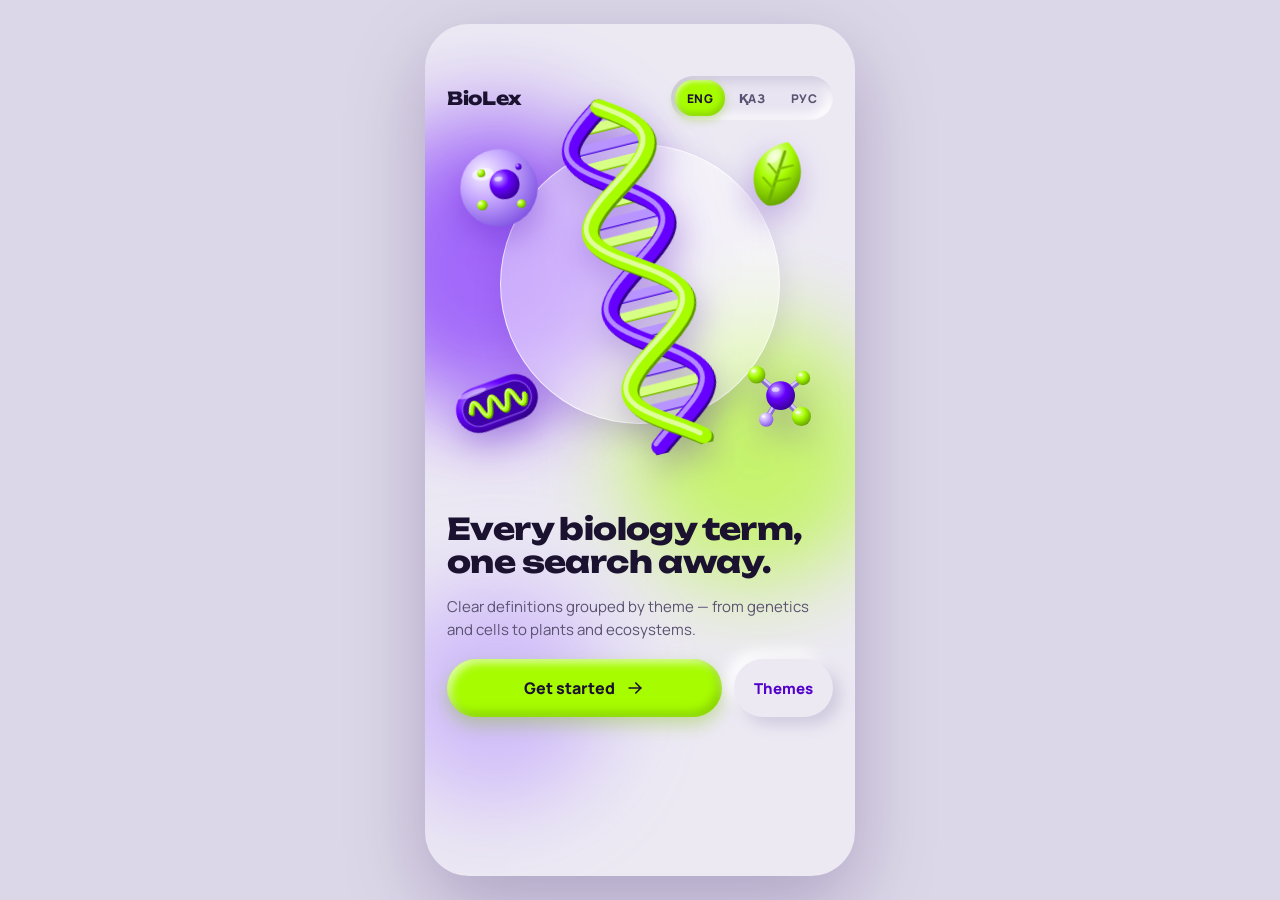
<file: docs/index.html>
<!doctype html>
<html lang="en">
<head>
  <meta charset="utf-8">
  <meta name="viewport" content="width=device-width, initial-scale=1, viewport-fit=cover">
  <meta name="theme-color" content="#ECE9F3">
  <meta name="description" content="BioLex — biology dictionary in English, Kazakh and Russian">
  <title>BioLex — Biology Dictionary</title>
  <link rel="icon" href="img/logo.svg" type="image/svg+xml">
  <link rel="manifest" href="manifest.webmanifest">
  <link rel="preconnect" href="https://fonts.googleapis.com">
  <link rel="preconnect" href="https://fonts.gstatic.com" crossorigin>
  <link href="https://fonts.googleapis.com/css2?family=Unbounded:wght@500;700;800&family=Manrope:wght@400;500;600;700;800&display=swap" rel="stylesheet">
  <link rel="stylesheet" href="css/styles.css">
</head>
<body>
  <div class="phone">
    <div id="view"></div>
    <div id="toast" class="toast" role="status" aria-live="polite"></div>
  </div>
  <noscript>BioLex needs JavaScript.</noscript>
  <script>window.BIOLEX_STATIC = true;</script>
  <script type="module" src="js/app.js"></script>
</body>
</html>
</file>
<file: docs/css/styles.css>
:root {
  --lime: #A7FC00;
  --violet: #6600FF;
  --violet-text: #5200CC;
  --ink: #1B1230;
  --muted: #5A5270;
  --ground: #ECE9F3;
  --ground-in: #E8E4F1;
  --shadow-dark: #CEC8DC;
  --shadow-light: #FFFFFF;
  --display: 'Unbounded', system-ui, sans-serif;
  --body: 'Manrope', system-ui, sans-serif;
}

* { box-sizing: border-box; }
html, body { margin: 0; height: 100%; }
body {
  background: #DCD7E8;
  color: var(--ink);
  font-family: var(--body);
  -webkit-font-smoothing: antialiased;
}
a { color: inherit; text-decoration: none; }
button { font: inherit; color: inherit; }
img { display: block; }

/* phone frame on desktop, full screen on phones */
.phone {
  position: relative;
  width: 100%;
  max-width: 430px;
  height: 100dvh;
  margin: 0 auto;
  overflow: hidden;
  background: var(--ground);
}
@media (min-width: 600px) {
  body { display: grid; place-items: center; min-height: 100vh; padding: 24px 0; }
  .phone { height: min(880px, calc(100vh - 48px)); border-radius: 44px; box-shadow: 0 30px 80px rgba(40, 10, 90, 0.25); }
}

.orb { position: absolute; border-radius: 50%; filter: blur(46px); opacity: 0.55; pointer-events: none; }
.screen {
  position: absolute; inset: 0;
  overflow-y: auto; overflow-x: hidden;
  padding: 52px 22px 120px;
  display: flex; flex-direction: column; gap: 18px;
  scrollbar-width: none;
}
.screen::-webkit-scrollbar { display: none; }
.screen > * { flex-shrink: 0; }
.screen.no-tabs { padding-bottom: 40px; }

/* surfaces */
.glass {
  background: rgba(255, 255, 255, 0.46);
  border: 1px solid rgba(255, 255, 255, 0.75);
  backdrop-filter: blur(18px);
  -webkit-backdrop-filter: blur(18px);
  box-shadow: 0 10px 30px rgba(60, 20, 130, 0.12);
}
.neu { background: var(--ground); box-shadow: 7px 7px 16px var(--shadow-dark), -7px -7px 16px var(--shadow-light); }
.neu-in { background: var(--ground-in); box-shadow: inset 5px 5px 11px #CFC9DD, inset -5px -5px 11px #FFFFFF; }
.clay-lime {
  background: var(--lime); color: var(--ink);
  box-shadow: inset -4px -5px 10px rgba(80, 140, 0, 0.35), inset 4px 4px 8px rgba(255, 255, 255, 0.65), 0 8px 18px rgba(120, 190, 0, 0.35);
}
.clay-violet {
  background: var(--violet); color: #fff;
  box-shadow: inset -3px -4px 8px rgba(30, 0, 90, 0.45), inset 3px 3px 6px rgba(255, 255, 255, 0.35), 0 6px 14px rgba(102, 0, 255, 0.3);
}
.clay-img { filter: drop-shadow(0 14px 16px rgba(70, 0, 180, 0.28)); }

/* type */
.display { font-family: var(--display); letter-spacing: -0.02em; margin: 0; }
h1.display { font-size: 26px; font-weight: 700; line-height: 1.15; }
.label { font-size: 12px; font-weight: 800; letter-spacing: 0.08em; text-transform: uppercase; color: var(--violet-text); }
.muted { color: var(--muted); }

/* controls */
.row { display: flex; align-items: center; gap: 10px; }
.between { justify-content: space-between; }
.icon-btn {
  flex-shrink: 0; width: 44px; height: 44px; border-radius: 50%; border: 0; cursor: pointer;
  display: flex; align-items: center; justify-content: center;
}
.icon-btn.saved { color: var(--violet); }
.lang-switch { display: flex; gap: 2px; padding: 4px; border-radius: 22px; }
.lang-switch button {
  height: 36px; min-width: 50px; padding: 0 10px; border: 0; border-radius: 18px; cursor: pointer;
  background: transparent; color: var(--muted); font-size: 12px; font-weight: 800; letter-spacing: 0.04em;
}
.lang-switch button[aria-pressed="true"] {
  background: var(--lime); color: var(--ink);
  box-shadow: inset -2px -3px 6px rgba(80, 140, 0, 0.35), inset 2px 2px 4px rgba(255, 255, 255, 0.6), 0 4px 10px rgba(120, 190, 0, 0.35);
}
.chip {
  display: inline-flex; align-items: center; height: 26px; padding: 0 11px; border-radius: 13px;
  background: rgba(102, 0, 255, 0.10); color: var(--violet-text); font-size: 12px; font-weight: 700; white-space: nowrap;
}
.chip.lime { background: var(--lime); color: var(--ink); }

.search-bar {
  display: flex; align-items: center; gap: 10px; height: 54px; padding: 0 8px 0 18px; border-radius: 27px;
}
.search-bar input {
  flex: 1; min-width: 0; border: 0; outline: none; background: transparent;
  font-family: var(--body); font-size: 16px; font-weight: 700; color: var(--ink);
}
.search-bar input::placeholder { color: #7A7290; font-weight: 500; }
.search-bar .placeholder { flex: 1; font-size: 15px; font-weight: 500; color: var(--muted); }
.search-bar .go { width: 40px; height: 40px; border-radius: 20px; display: flex; align-items: center; justify-content: center; }

.chips-row { display: flex; gap: 8px; overflow-x: auto; margin: 0 -22px; padding: 6px 22px 12px; scrollbar-width: none; }
.chips-row::-webkit-scrollbar { display: none; }
.filter {
  flex-shrink: 0; height: 36px; padding: 0 16px; border-radius: 18px; border: 0; cursor: pointer;
  font-size: 13px; font-weight: 800; white-space: nowrap;
}
.filter:not(.on) { background: var(--ground); box-shadow: 5px 5px 12px var(--shadow-dark), -5px -5px 12px var(--shadow-light); }

.result {
  display: flex; align-items: center; gap: 12px; padding: 16px 14px 16px 18px; border-radius: 22px;
}
.result .body { flex: 1; min-width: 0; display: flex; flex-direction: column; gap: 6px; }
.result .title { font-family: var(--display); font-weight: 700; font-size: 15px; letter-spacing: -0.01em; }
.result .def { font-size: 13px; line-height: 1.45; color: var(--muted); }
.result.compact { padding: 13px 14px 13px 16px; border-radius: 18px; }
.result.compact .title { font-family: var(--body); font-weight: 800; }
.result.compact .def { font-size: 12px; }
.list { display: flex; flex-direction: column; gap: 12px; }
.letter { font-family: var(--display); font-weight: 800; font-size: 15px; color: var(--violet); padding: 6px 0 0 4px; }

/* home */
.stat-pill { display: inline-flex; align-items: center; gap: 8px; align-self: flex-start; height: 34px; padding: 0 14px; border-radius: 17px; font-size: 13px; font-weight: 700; }
.stat-pill b { font-family: var(--display); color: var(--violet-text); }
.tod { position: relative; display: flex; min-height: 150px; border-radius: 28px; overflow: hidden; }
.tod .text { display: flex; flex-direction: column; gap: 6px; padding: 18px 0 18px 20px; width: 62%; position: relative; z-index: 1; }
.tod img { position: absolute; right: -14px; top: 26px; width: 150px; transform: rotate(-16deg); }
.grid3 { display: grid; grid-template-columns: repeat(3, minmax(0, 1fr)); gap: 12px; }
.tile {
  display: flex; flex-direction: column; align-items: center; justify-content: center; gap: 4px;
  height: 108px; padding: 0 6px; border-radius: 22px; text-align: center;
}
.tile img { height: 44px; width: auto; }
.tile .name { font-size: 11.5px; line-height: 1.2; font-weight: 700; }
.tile .count { font-size: 11px; font-weight: 700; color: var(--violet-text); }
.more { display: inline-flex; align-items: center; gap: 6px; font-size: 13px; font-weight: 800; color: var(--violet-text); }

/* term */
.hero { position: relative; height: 200px; border-radius: 32px; display: flex; align-items: center; justify-content: center; }
.hero img.mito { width: 230px; transform: rotate(-12deg); }
.hero img.icon { width: 130px; }
.card { display: flex; flex-direction: column; gap: 10px; padding: 18px 20px; border-radius: 24px; }
.fact { display: flex; gap: 12px; align-items: flex-start; font-size: 14px; line-height: 1.5; }
.fact::before {
  content: ""; flex-shrink: 0; width: 12px; height: 12px; margin-top: 4px; border-radius: 6px; background: var(--lime);
  box-shadow: inset -2px -2px 3px rgba(80, 140, 0, 0.5), 0 2px 4px rgba(80, 140, 0, 0.3);
}
.related { display: flex; flex-wrap: wrap; gap: 8px; }
.related a { display: inline-flex; align-items: center; height: 38px; padding: 0 16px; border-radius: 19px; font-size: 13px; font-weight: 700; }
.speak { width: 54px; height: 54px; border-radius: 27px; border: 0; cursor: pointer; display: flex; align-items: center; justify-content: center; flex-shrink: 0; }

/* theme */
.theme-hero { position: relative; min-height: 168px; border-radius: 30px; padding: 20px; }
.theme-hero .text { width: 62%; display: flex; flex-direction: column; gap: 6px; }
.theme-hero img { position: absolute; right: 18px; top: -18px; height: 190px; transform: rotate(16deg); }
.theme-card { display: flex; align-items: center; gap: 14px; padding: 14px 16px; border-radius: 24px; }
.theme-card img { width: 56px; height: 56px; object-fit: contain; }

/* stats */
.bar { height: 12px; border-radius: 6px; background: var(--ground-in); box-shadow: inset 2px 2px 4px #CFC9DD, inset -2px -2px 4px #fff; overflow: hidden; }
.bar span { display: block; height: 100%; border-radius: 6px; background: var(--violet); }
.big-number { font-family: var(--display); font-weight: 800; font-size: 56px; letter-spacing: -0.04em; line-height: 1; color: var(--violet); }

/* empty */
.empty { display: flex; flex-direction: column; align-items: center; gap: 12px; padding: 40px 20px; text-align: center; }
.empty img { width: 96px; }

/* tab bar */
.tabbar {
  position: absolute; left: 18px; right: 18px; bottom: 20px; height: 68px; border-radius: 34px; z-index: 5;
  display: flex; align-items: center; justify-content: space-between; padding: 0 10px;
}
.tabbar a { display: flex; align-items: center; justify-content: center; width: 48px; height: 48px; border-radius: 24px; color: var(--muted); }
.tabbar a.on { width: auto; gap: 8px; padding: 0 16px; font-weight: 800; font-size: 14px; white-space: nowrap; }

/* welcome */
.welcome-stage { position: relative; height: 470px; flex-shrink: 0; margin: -52px -22px 0; }
.welcome-stage .disc { position: absolute; left: 50%; top: 120px; width: 280px; height: 280px; margin-left: -140px; border-radius: 50%; }
.welcome-stage img { position: absolute; }
.cta { display: flex; align-items: center; justify-content: center; gap: 10px; height: 58px; border-radius: 29px; border: 0; cursor: pointer; font-weight: 800; font-size: 16px; }

.toast {
  position: absolute; left: 50%; bottom: 104px; transform: translateX(-50%); z-index: 10;
  padding: 10px 18px; border-radius: 20px; background: var(--ink); color: #fff; font-size: 13px; font-weight: 700;
  opacity: 0; transition: opacity 0.2s; pointer-events: none;
}
.toast.show { opacity: 1; }

.skeleton { height: 76px; border-radius: 22px; background: rgba(255,255,255,0.35); animation: pulse 1.2s infinite ease-in-out; }
@keyframes pulse { 50% { opacity: 0.5; } }
:focus-visible { outline: 3px solid var(--violet); outline-offset: 2px; }

/* add / edit your own term */
.add-pill {
  display: inline-flex; align-items: center; gap: 6px; height: 34px; padding: 0 14px; border-radius: 17px;
  font-size: 13px; font-weight: 800; white-space: nowrap;
}
.small-btn {
  display: inline-flex; align-items: center; gap: 6px; height: 38px; padding: 0 14px; border-radius: 19px; border: 0;
  cursor: pointer; font-size: 13px; font-weight: 800; color: var(--ink);
}
.small-btn.danger { color: #B3261E; }
.small-btn.danger[data-armed="1"] { background: #B3261E; color: #fff; box-shadow: none; }
.term-form { gap: 14px; }
.field { display: flex; flex-direction: column; gap: 6px; }
.field > span { font-size: 13px; font-weight: 800; }
.field em { font-style: normal; font-weight: 600; color: var(--muted); }
.field input, .field textarea, .field select {
  width: 100%; border: 0; border-radius: 16px; padding: 12px 14px; font: inherit; font-size: 15px; color: var(--ink);
  background: var(--ground-in); box-shadow: inset 4px 4px 9px #CFC9DD, inset -4px -4px 9px #FFFFFF; resize: vertical;
}
.field select { appearance: none; cursor: pointer; }
.field input:focus, .field textarea:focus, .field select:focus { outline: 2px solid var(--violet); outline-offset: 1px; }
.form-error { color: #B3261E; font-size: 13px; font-weight: 700; min-height: 1em; }
.form-error:empty { display: none; }
.cta:disabled { opacity: 0.6; cursor: default; }
.lang-switch button.filled { position: relative; }
.lang-switch button.filled::after {
  content: ""; position: absolute; top: 5px; right: 6px; width: 7px; height: 7px; border-radius: 50%; background: var(--violet);
}
.lang-switch button.filled[aria-pressed="true"]::after { background: var(--ink); }
</file>
